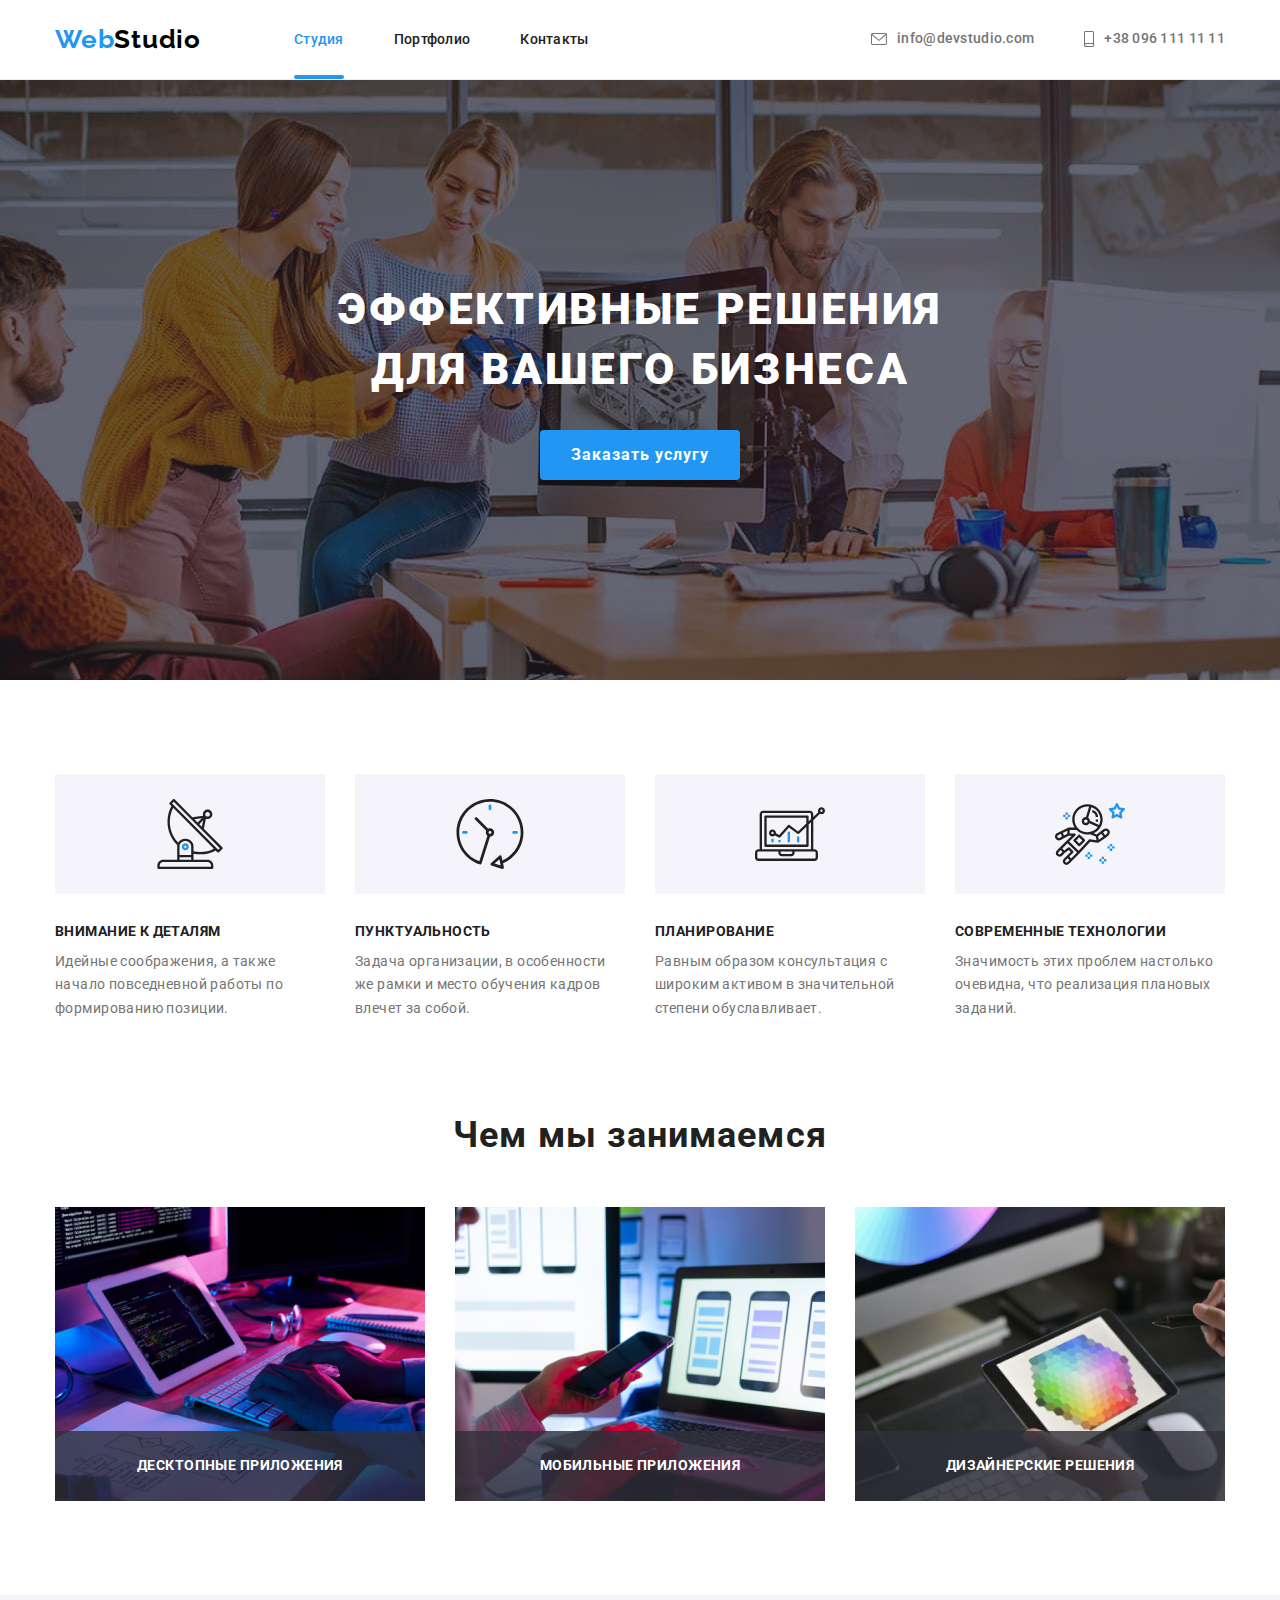
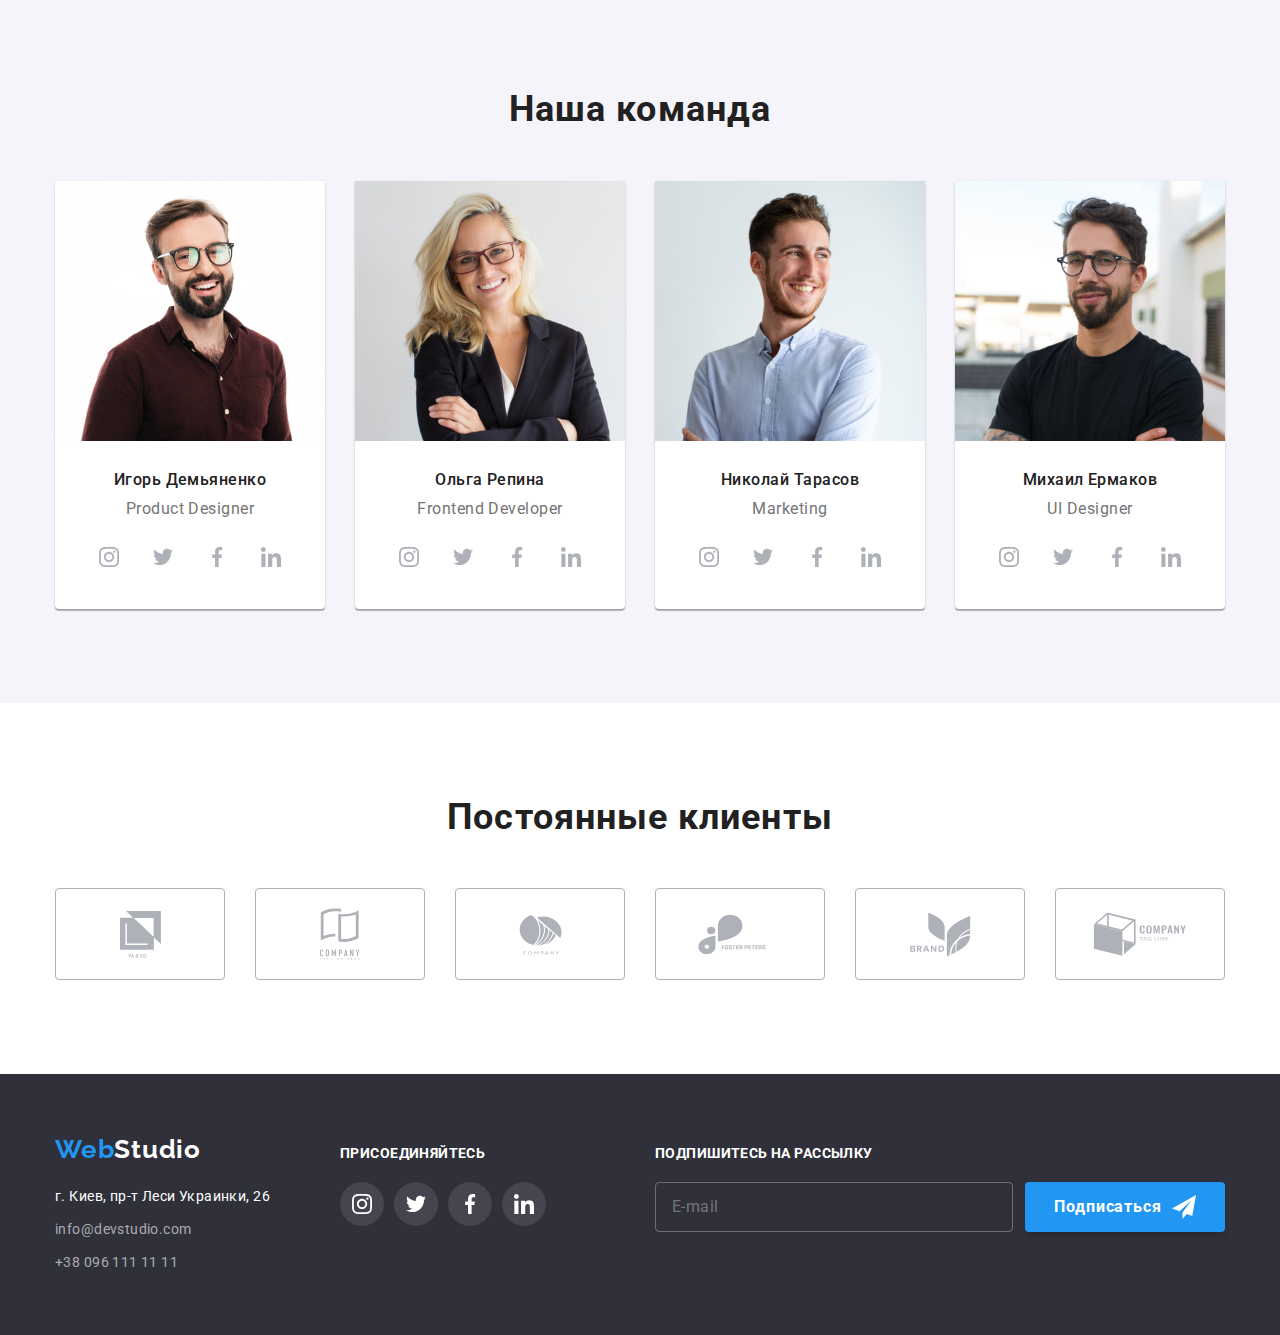
<file: index.html>
<!DOCTYPE html>
<html lang="ru">
  <head>
    <meta charset="UTF-8" />
    <meta http-equiv="X-UA-Compatible" content="IE=edge" />
    <meta name="viewport" content="width=device-width, initial-scale=1.0" />
    <title>Студия</title>
    <link rel="preconnect" href="https://fonts.googleapis.com" />
    <link rel="preconnect" href="https://fonts.gstatic.com" crossorigin />
    <link
      href="https://fonts.googleapis.com/css2?family=Raleway:wght@700&amp;family=Roboto:wght@400;500;700;900&amp;display=swap"
      rel="stylesheet"
    />
    <link
      rel="stylesheet"
      href="https://cdnjs.cloudflare.com/ajax/libs/modern-normalize/1.0.0/modern-normalize.min.css"
    />
    <link rel="stylesheet" href="./css/main.min.css" />
  </head>
  <body>
    <!--Шапка сторінки-->
    <header class="header">
      <div class="conteiner header__conteiner">
        <!--Логотип-->
        <a href="index.html" lang="en" class="logo--header link"
          ><span class="logo__item">Web</span>Studio</a
        >
        <!--Навігація сайту-->
        <nav class="navigation">
          <ul class="navigation__menu list">
            <li class="navigation__item">
              <a
                href="./index.html"
                class="navigation__link link navigation__link--current"
                >Студия</a
              >
            </li>
            <li class="navigation__item">
              <a href="./portfolio.html" class="navigation__link link"
                >Портфолио</a
              >
            </li>
            <li class="navigation__item">
              <a href="" class="navigation__link link">Контакты</a>
            </li>
          </ul>
        </nav>
        <!--телефон і емейл-->
        <ul class="auth list">
          <li>
            <a
              href="mailto:info@devstudio.com"
              class="auth__link link"
              lang="en"
              ><svg class="auth__icon" width="16" height="12">
                <use href="./images/icons.svg#envelope"></use>
              </svg>
              info@devstudio.com</a
            >
          </li>
          <li>
            <a href="tel:+380961111111" class="auth__tel link auth__link"
              ><svg class="auth__icon" width="10" height="16">
                <use href="./images/icons.svg#smartphone"></use>
              </svg>
              +38 096 111 11 11</a
            >
          </li>
        </ul>
      </div>
    </header>
    <!--Основний текст сайту-->
    <main>
      <!--герой-->
      <section class="hero">
        <div class="conteiner hero__conteiner">
          <h1 class="hero__title">Эффективные решения для вашего бизнеса</h1>
          <button type="button" class="modal__btn" data-modal-open>
            Заказать услугу
          </button>
        </div>
      </section>
      <!--особливості-->
      <section class="features">
        <div class="features__conteiner conteiner">
          <ul class="features__menu list">
            <li class="features__item">
              <div class="features__bg">
                <svg class="features__icon" width="70" height="70">
                  <use href="./images/icons.svg#antenna"></use>
                </svg>
              </div>
              <h3 class="features__title">Внимание к деталям</h3>
              <p class="features__text">
                Идейные соображения, а также начало повседневной работы по
                формированию позиции.
              </p>
            </li>
            <li class="features__item">
              <div class="features__bg">
                <svg class="features__icon" width="70" height="70">
                  <use href="./images/icons.svg#clock"></use>
                </svg>
              </div>
              <h3 class="features__title">Пунктуальность</h3>
              <p class="features__text">
                Задача организации, в особенности же рамки и место обучения
                кадров влечет за собой.
              </p>
            </li>
            <li class="features__item">
              <div class="features__bg">
                <svg class="features__icon" width="70" height="70">
                  <use href="./images/icons.svg#diagram"></use>
                </svg>
              </div>
              <h3 class="features__title">Планирование</h3>
              <p class="features__text">
                Равным образом консультация с широким активом в значительной
                степени обуславливает.
              </p>
            </li>
            <li class="features__item">
              <div class="features__bg">
                <svg class="features__icon" width="70" height="70">
                  <use href="./images/icons.svg#astronaut"></use>
                </svg>
              </div>
              <h3 class="features__title">Современные технологии</h3>
              <p class="features__text">
                Значимость этих проблем настолько очевидна, что реализация
                плановых заданий.
              </p>
            </li>
          </ul>
        </div>
      </section>
      <!--активність-->
      <section class="activity section">
        <div class="activity__conteiner conteiner">
          <h2 class="activity__title">Чем мы занимаемся</h2>
          <ul class="activity__menu list">
            <li class="activity__item">
              <div class="activity__label">
                <p class="activity__text">Десктопные приложения</p>
              </div>
              <img
                class="activity__img"
                src="./images/creating_a_site.jpg"
                alt="создание сайта"
                width="370"
              />
            </li>
            <li class="activity__item">
              <div class="activity__label">
                <p class="activity__text">Мобильные приложения</p>
              </div>
              <img
                class="activity__img"
                src="./images/creating_applications.jpg"
                alt="создание мобильных приложений"
                width="370"
              />
            </li>
            <li class="activity__item">
              <div class="activity__label">
                <p class="activity__text">Дизайнерские решения</p>
              </div>
              <img
                class="activity__img"
                src="./images/design.jpg"
                alt="оформление и дизайн"
                width="370"
              />
            </li>
          </ul>
        </div>
      </section>
      <!--Наша команда-->
      <section class="team section">
        <div class="team__conteiner conteiner">
          <h2 class="team__title">Наша команда</h2>
          <ul class="team__menu list">
            <li class="team__item">
              <img
                src="./images/demyanenko.jpg"
                alt="Игорь Демьяненко"
                width="270"
              />
              <div class="team__block">
                <h3 class="team__name">Игорь Демьяненко</h3>
                <p lang="en" class="team__profession">Product Designer</p>
              </div>
              <!--соціальні мережі команди-->
              <ul class="social--team list">
                <li class="social__item--team">
                  <a href="" class="social__link--team">
                    <svg class="social__icon--team" width="20" height="20">
                      <use href="./images/icons.svg#instagram"></use>
                    </svg>
                  </a>
                </li>
                <li class="social__item--team">
                  <a href="" class="social__link--team">
                    <svg class="social__icon--team" width="20" height="20">
                      <use href="./images/icons.svg#twitter"></use>
                    </svg>
                  </a>
                </li>
                <li class="social__item--team">
                  <a href="" class="social__link--team">
                    <svg class="social__icon--team" width="20" height="20">
                      <use href="./images/icons.svg#facebook"></use>
                    </svg>
                  </a>
                </li>
                <li class="social__item--team">
                  <a href="" class="social__link--team">
                    <svg class="social__icon--team" width="20" height="20">
                      <use href="./images/icons.svg#linkedin"></use>
                    </svg>
                  </a>
                </li>
              </ul>
            </li>
            <li class="team__item">
              <img src="./images/repina.jpg" alt="Ольга Репина" width="270" />
              <div class="team__block">
                <h3 class="team__name">Ольга Репина</h3>
                <p lang="en" class="team__profession">Frontend Developer</p>
              </div>
              <!--соціальні мережі команди-->
              <ul class="social--team list">
                <li class="social__item--team">
                  <a href="" class="social__link--team">
                    <svg class="social__icon--team" width="20" height="20">
                      <use href="./images/icons.svg#instagram"></use>
                    </svg>
                  </a>
                </li>
                <li class="social__item--team">
                  <a href="" class="social__link--team">
                    <svg class="social__icon--team" width="20" height="20">
                      <use href="./images/icons.svg#twitter"></use>
                    </svg>
                  </a>
                </li>
                <li class="social__item--team">
                  <a href="" class="social__link--team">
                    <svg class="social__icon--team" width="20" height="20">
                      <use href="./images/icons.svg#facebook"></use>
                    </svg>
                  </a>
                </li>
                <li class="social__item--team">
                  <a href="" class="social__link--team">
                    <svg class="social__icon--team" width="20" height="20">
                      <use href="./images/icons.svg#linkedin"></use>
                    </svg>
                  </a>
                </li>
              </ul>
            </li>
            <li class="team__item">
              <img
                src="./images/tarasov.jpg"
                alt="Николай Тарасов"
                width="270"
              />
              <div class="team__block">
                <h3 class="team__name">Николай Тарасов</h3>
                <p lang="en" class="team__profession">Marketing</p>
              </div>
              <!--соціальні мережі команди-->
              <ul class="social--team list">
                <li class="social__item--team">
                  <a href="" class="social__link--team">
                    <svg class="social__icon--team" width="20" height="20">
                      <use href="./images/icons.svg#instagram"></use>
                    </svg>
                  </a>
                </li>
                <li class="social__item--team">
                  <a href="" class="social__link--team">
                    <svg class="social__icon--team" width="20" height="20">
                      <use href="./images/icons.svg#twitter"></use>
                    </svg>
                  </a>
                </li>
                <li class="social__item--team">
                  <a href="" class="social__link--team">
                    <svg class="social__icon--team" width="20" height="20">
                      <use href="./images/icons.svg#facebook"></use>
                    </svg>
                  </a>
                </li>
                <li class="social__item--team">
                  <a href="" class="social__link--team">
                    <svg class="social__icon--team" width="20" height="20">
                      <use href="./images/icons.svg#linkedin"></use>
                    </svg>
                  </a>
                </li>
              </ul>
            </li>
            <li class="team__item">
              <img
                src="./images/ermakov.jpg"
                alt="Михаил Ермаков"
                width="270"
              />
              <div class="team__block">
                <h3 class="team__name">Михаил Ермаков</h3>
                <p lang="en" class="team__profession">UI Designer</p>
              </div>
              <!--соціальні мережі команди-->
              <ul class="social--team list">
                <li class="social__item--team">
                  <a href="" class="social__link--team">
                    <svg class="social__icon--team" width="20" height="20">
                      <use href="./images/icons.svg#instagram"></use>
                    </svg>
                  </a>
                </li>
                <li class="social__item--team">
                  <a href="" class="social__link--team">
                    <svg class="social__icon--team" width="20" height="20">
                      <use href="./images/icons.svg#twitter"></use>
                    </svg>
                  </a>
                </li>
                <li class="social__item--team">
                  <a href="" class="social__link--team">
                    <svg class="social__icon--team" width="20" height="20">
                      <use href="./images/icons.svg#facebook"></use>
                    </svg>
                  </a>
                </li>
                <li class="social__item--team">
                  <a href="" class="social__link--team">
                    <svg class="social__icon--team" width="20" height="20">
                      <use href="./images/icons.svg#linkedin"></use>
                    </svg>
                  </a>
                </li>
              </ul>
            </li>
          </ul>
        </div>
      </section>
      <!-- Постійні клієнти -->
      <section class="clients section">
        <div class="clients__conteiner conteiner">
          <h2 class="clients__title">Постоянные клиенты</h2>
          <ul class="clients__menu list">
            <li class="clients__item">
              <a href="" class="clients__link">
                <svg class="clients__icon" width="41" height="47">
                  <use href="./images/icons.svg#company-1"></use>
                </svg>
              </a>
            </li>
            <li class="clients__item">
              <a href="" class="clients__link">
                <svg class="clients__icon" width="40" height="52">
                  <use href="./images/icons.svg#company-2"></use>
                </svg>
              </a>
            </li>
            <li class="clients__item">
              <a href="" class="clients__link">
                <svg class="clients__icon" width="43" height="41">
                  <use href="./images/icons.svg#company-3"></use>
                </svg>
              </a>
            </li>
            <li class="clients__item">
              <a href="" class="clients__link">
                <svg class="clients__icon" width="84" height="41">
                  <use href="./images/icons.svg#company-4"></use>
                </svg>
              </a>
            </li>
            <li class="clients__item">
              <a href="" class="clients__link">
                <svg class="clients__icon" width="63" height="45">
                  <use href="./images/icons.svg#company-5"></use>
                </svg>
              </a>
            </li>
            <li class="clients__item">
              <a href="" class="clients__link">
                <svg class="clients__icon" width="94" height="44">
                  <use href="./images/icons.svg#company-6"></use>
                </svg>
              </a>
            </li>
          </ul>
        </div>
      </section>
    </main>
    <!--Футер-->
    <footer class="footer">
      <div class="conteiner footer__block">
        <div class="footer__box">
          <!--Логотип-->
          <a href="index.html" lang="en" class="logo--footer link"
            ><span class="logo__item">Web</span>Studio</a
          >
          <address class="footer_address">
            <p class="footer__street">г. Киев, пр-т Леси Украинки, 26</p>
            <a
              href="mailto:info@devstudio.com"
              lang="en"
              class="footer__web link"
              >info@devstudio.com</a
            >
            <a href="tel:+380961111111" class="footer__tel link"
              >+38 096 111 11 11</a
            >
          </address>
        </div>
        <!--соціальні мережі футера-->
        <div class="social--footer">
          <p class="social__text--footer">присоединяйтесь</p>
          <ul class="social__menu--footer list">
            <li class="social__item--footer">
              <a href="" class="social__link--footer">
                <svg class="social__icon--footer" width="20" height="20">
                  <use href="./images/icons.svg#instagram"></use>
                </svg>
              </a>
            </li>
            <li class="social__item--footer">
              <a href="" class="social__link--footer">
                <svg class="social__icon--footer" width="20" height="20">
                  <use href="./images/icons.svg#twitter"></use>
                </svg>
              </a>
            </li>
            <li class="social__item--footer">
              <a href="" class="social__link--footer">
                <svg class="social__icon--footer" width="20" height="20">
                  <use href="./images/icons.svg#facebook"></use>
                </svg>
              </a>
            </li>
            <li class="social__item--footer">
              <a href="" class="social__link--footer">
                <svg class="social__icon--footer" width="20" height="20">
                  <use href="./images/icons.svg#linkedin"></use>
                </svg>
              </a>
            </li>
          </ul>
        </div>
        <!--Підписка-->
        <div class="sign">
          <p class="sign__text">подпишитесь на рассылку</p>
          <form class="sign__form">
            <input
              class="sign__input"
              name="email"
              type="email"
              placeholder="E-mail"
            />
            <button class="sign__button" type="submit">
              Подписаться
              <svg class="sign__icon" width="24" height="24">
                <use href="./images/icons.svg#send"></use>
              </svg>
            </button>
          </form>
        </div>
      </div>
    </footer>
    <!--Бекдроп-->
    <div class="backdrop is-hidden" data-modal>
      <!--Модальне вікно-->
      <div class="modal">
        <button type="button" class="modal__btn--close" data-modal-close>
          <svg class="modal__icon--close" width="18" height="18">
            <use href="./images/icons.svg#close"></use>
          </svg>
        </button>
        <p class="modal__text">Оставьте свои данные, мы вам перезвоним</p>
        <form class="modal__form" action="">
          <label class="modal__label"
            >Имя
            <span class="modal__field">
              <input
                class="modal__input"
                type="text"
                name="name"
                minlength="2"
                pattern="[a-zA-Zа-яїєіёА-ЯЇІЁ]+"
                title="Имя должно содержать символы кириллицы или латиницы"
                required
              />
              <svg class="modal__icon" width="18" height="18">
                <use href="./images/icons.svg#person-modal"></use>
              </svg>
            </span>
          </label>
          <label class="modal__label"
            >Телефон
            <span class="modal__field">
              <input
                class="modal__input"
                type="tel"
                name="tel"
                minlength="5"
                maxlength="15"
                pattern="[0-9]{3}-[0-9]{3}-[0-9]{2}-[0-9]{2}"
                title="050-777-22-33"
              />
              <svg class="modal__icon" width="18" height="18">
                <use href="./images/icons.svg#phone-modal"></use>
              </svg>
            </span>
          </label>
          <label class="modal__label"
            >Почта
            <span class="modal__field">
              <input class="modal__input" type="email" name="email" />
              <svg class="modal__icon" width="18" height="18">
                <use href="./images/icons.svg#email-modal"></use>
              </svg>
            </span>
          </label>
          <label class="modal__label"
            >Комментарий
            <textarea
              class="modal__comment"
              name="comment"
              placeholder="Введите текст"
            ></textarea>
          </label>
          <!--погодження з умовами-->
          <div class="accept">
            <input
              class="accept__input visually-hidden"
              type="checkbox"
              name="accept-policy"
              id="accept-policy"
            />
            <label class="accept__label" for="accept-policy">
              Соглашаюсь с рассылкой и принимаю
              <a class="accept__link" href="">Условия договора</a></label
            >
          </div>
          <button class="modal__btn" type="submit">Отправить</button>
        </form>
      </div>
    </div>
    <script src="./js/modal.js"></script>
  </body>
</html>
</file>
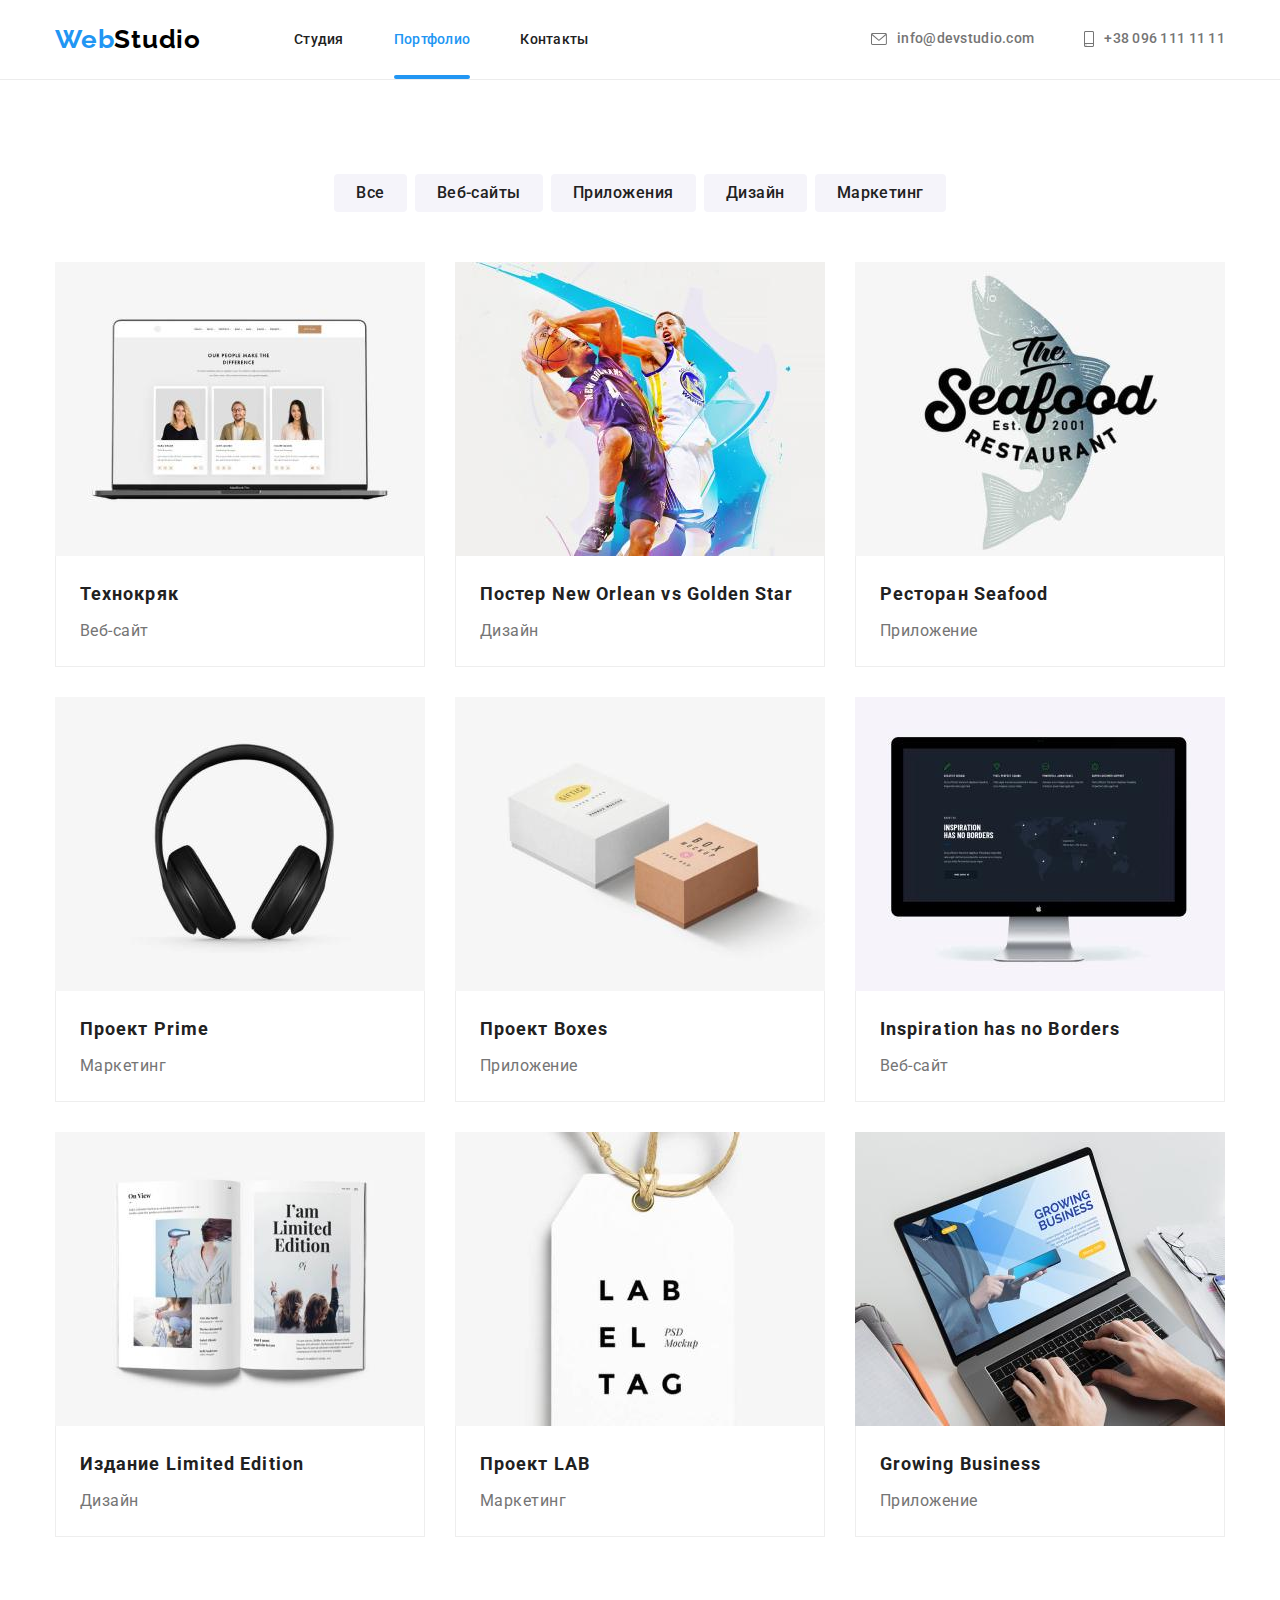
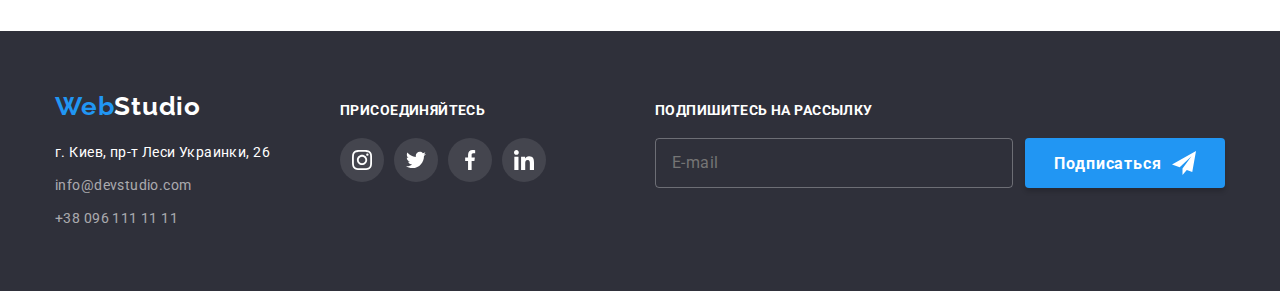
<file: portfolio.html>
<!DOCTYPE html>
<html lang="ru">
  <head>
    <meta charset="UTF-8" />
    <meta http-equiv="X-UA-Compatible" content="IE=edge" />
    <meta name="viewport" content="width=device-width, initial-scale=1.0" />
    <title>Студия</title>
    <link rel="preconnect" href="https://fonts.googleapis.com" />
    <link rel="preconnect" href="https://fonts.gstatic.com" crossorigin />
    <link
      href="https://fonts.googleapis.com/css2?family=Raleway:wght@700&amp;family=Roboto:wght@400;500;700;900&amp;display=swap"
      rel="stylesheet"
    />
    <link
      rel="stylesheet"
      href="https://cdnjs.cloudflare.com/ajax/libs/modern-normalize/1.0.0/modern-normalize.min.css"
    />
    <link rel="stylesheet" href="./css/main.min.css" />
  </head>
  <body>
    <!--Шапка сторінки-->
    <header class="header">
      <div class="conteiner header__conteiner">
        <!--Логотип-->
        <a href="index.html" lang="en" class="logo--header link"
          ><span class="logo__item">Web</span>Studio</a
        >
        <!--Навігація сайту-->
        <nav class="navigation">
          <ul class="navigation__menu list">
            <li class="navigation__item">
              <a href="./index.html" class="navigation__link link">Студия</a>
            </li>
            <li class="navigation__item">
              <a
                href="./portfolio.html"
                class="navigation__link link navigation__link--current"
                >Портфолио</a
              >
            </li>
            <li class="navigation__item">
              <a href="" class="navigation__link link">Контакты</a>
            </li>
          </ul>
        </nav>
        <!--телефон і емейл-->
        <ul class="auth list">
          <li>
            <a
              href="mailto:info@devstudio.com"
              class="auth__link link"
              lang="en"
              ><svg class="auth__icon" width="16" height="12">
                <use href="./images/icons.svg#envelope"></use>
              </svg>
              info@devstudio.com</a
            >
          </li>
          <li>
            <a href="tel:+380961111111" class="auth__tel link auth__link"
              ><svg class="auth__icon" width="10" height="16">
                <use href="./images/icons.svg#smartphone"></use>
              </svg>
              +38 096 111 11 11</a
            >
          </li>
        </ul>
      </div>
    </header>
    <!-- головний контент -->
    <main>
      <section class="section">
        <div class="conteiner">
          <!-- кнопки -->
          <ul class="buttons list">
            <li class="buttons__item">
              <button type="button" class="buttons__btn">Все</button>
            </li>
            <li class="buttons__item">
              <button type="button" class="buttons__btn">Веб-сайты</button>
            </li>
            <li class="buttons__item">
              <button type="button" class="buttons__btn">Приложения</button>
            </li>
            <li class="buttons__item">
              <button type="button" class="buttons__btn">Дизайн</button>
            </li>
            <li class="buttons__item">
              <button type="button" class="buttons__btn">Маркетинг</button>
            </li>
          </ul>
          <!-- список картинок -->
          <ul class="cards list">
            <li class="cards__item">
              <!-- картка -->
              <a href="" class="card link">
                <div class="card__area">
                  <img
                    class="card__img"
                    src="./images/notebook.jpg"
                    alt="ноутбук"
                    width="370"
                  />
                  <div class="card__overlay">
                    <p class="card__description">
                      Технокряк это современная площадка распространения
                      коронавируса. Компании используют эту платформу для
                      цифрового шпионажа и атак на защищённые сервера
                      конкурентов.
                    </p>
                  </div>
                </div>
                <div class="card__block">
                  <h3 class="card__title">Технокряк</h3>
                  <p class="card__text">Веб-сайт</p>
                </div>
              </a>
            </li>
            <li class="cards__item">
              <!-- картка -->
              <a href="" class="card link"
                ><div class="card__area">
                  <img
                    class="card__img"
                    src="./images/basketball.jpg"
                    alt="баскетбол"
                    width="370"
                  />
                  <div class="card__overlay">
                    <p class="card__description">
                      Технокряк это современная площадка распространения
                      коронавируса. Компании используют эту платформу для
                      цифрового шпионажа и атак на защищённые сервера
                      конкурентов.
                    </p>
                  </div>
                </div>
                <div class="card__block">
                  <h3 class="card__title">
                    Постер <span lang="en">New Orlean vs Golden Star</span>
                  </h3>
                  <p class="card__text">Дизайн</p>
                </div></a
              >
            </li>
            <li class="cards__item">
              <!-- картка -->
              <a href="" class="card link">
                <div class="card__area">
                  <img
                    class="card__img"
                    src="./images/restourant.jpg"
                    alt="морепродукты"
                    width="370"
                  />
                  <div class="card__overlay">
                    <p class="card__description">
                      Технокряк это современная площадка распространения
                      коронавируса. Компании используют эту платформу для
                      цифрового шпионажа и атак на защищённые сервера
                      конкурентов.
                    </p>
                  </div>
                </div>
                <div class="card__block">
                  <h3 class="card__title">
                    Ресторан <span lang="en">Seafood</span>
                  </h3>
                  <p class="card__text">Приложение</p>
                </div>
              </a>
            </li>
            <li class="cards__item">
              <!-- картка -->
              <a href="" class="card link"
                ><div class="card__area">
                  <img
                    class="card__img"
                    src="./images/earphones.jpg"
                    alt="наушники"
                    width="370"
                  />
                  <div class="card__overlay">
                    <p class="card__description">
                      Технокряк это современная площадка распространения
                      коронавируса. Компании используют эту платформу для
                      цифрового шпионажа и атак на защищённые сервера
                      конкурентов.
                    </p>
                  </div>
                </div>
                <div class="card__block">
                  <h3 class="card__title">
                    Проект <span lang="en">Prime</span>
                  </h3>
                  <p class="card__text">Маркетинг</p>
                </div></a
              >
            </li>
            <li class="cards__item">
              <!-- картка -->
              <a href="" class="card link"
                ><div class="card__area">
                  <img
                    class="card__img"
                    src="./images/boxes.jpg"
                    alt="коробки"
                    width="370"
                  />
                  <div class="card__overlay">
                    <p class="card__description">
                      Технокряк это современная площадка распространения
                      коронавируса. Компании используют эту платформу для
                      цифрового шпионажа и атак на защищённые сервера
                      конкурентов.
                    </p>
                  </div>
                </div>
                <div class="card__block">
                  <h3 class="card__title">
                    Проект <span lang="en">Boxes</span>
                  </h3>
                  <p class="card__text">Приложение</p>
                </div></a
              >
            </li>
            <li class="cards__item">
              <!-- картка -->
              <a href="" class="card link"
                ><div class="card__area">
                  <img
                    class="card__img"
                    src="./images/monitor.jpg"
                    alt="монитор"
                    width="370"
                  />
                  <div class="card__overlay">
                    <p class="card__description">
                      Технокряк это современная площадка распространения
                      коронавируса. Компании используют эту платформу для
                      цифрового шпионажа и атак на защищённые сервера
                      конкурентов.
                    </p>
                  </div>
                </div>
                <div class="card__block">
                  <h3 class="card__title" lang="en">
                    Inspiration has no Borders
                  </h3>
                  <p class="card__text">Веб-сайт</p>
                </div></a
              >
            </li>
            <li class="cards__item">
              <!-- картка -->
              <a href="" class="card link"
                ><div class="card__area">
                  <img
                    class="card__img"
                    src="./images/book.jpg"
                    alt="книга"
                    width="370"
                  />
                  <div class="card__overlay">
                    <p class="card__description">
                      Технокряк это современная площадка распространения
                      коронавируса. Компании используют эту платформу для
                      цифрового шпионажа и атак на защищённые сервера
                      конкурентов.
                    </p>
                  </div>
                </div>
                <div class="card__block">
                  <h3 class="card__title">
                    Издание <span lang="en">Limited Edition</span>
                  </h3>
                  <p class="card__text">Дизайн</p>
                </div></a
              >
            </li>
            <li class="cards__item">
              <!-- картка -->
              <a href="" class="card link">
                <div class="card__area">
                  <img
                    class="card__img"
                    src="./images/labeltag.jpg"
                    alt="ярлык"
                    width="370"
                  />
                  <div class="card__overlay">
                    <p class="card__description">
                      Технокряк это современная площадка распространения
                      коронавируса. Компании используют эту платформу для
                      цифрового шпионажа и атак на защищённые сервера
                      конкурентов.
                    </p>
                  </div>
                </div>
                <div class="card__block">
                  <h3 class="card__title">Проект <span lang="en">LAB</span></h3>
                  <p class="card__text">Маркетинг</p>
                </div>
              </a>
            </li>
            <li class="cards__item">
              <!-- картка -->
              <a href="" class="card link">
                <div class="card__area">
                  <img
                    class="card__img"
                    src="./images/business.jpg"
                    alt="бизнес"
                    width="370"
                  />
                  <div class="card__overlay">
                    <p class="card__description">
                      Технокряк это современная площадка распространения
                      коронавируса. Компании используют эту платформу для
                      цифрового шпионажа и атак на защищённые сервера
                      конкурентов.
                    </p>
                  </div>
                </div>
                <div class="card__block">
                  <h3 class="card__title" lang="en">Growing Business</h3>
                  <p class="card__text">Приложение</p>
                </div>
              </a>
            </li>
          </ul>
        </div>
      </section>
    </main>
    <!--Футер-->
    <footer class="footer">
      <div class="conteiner footer__block">
        <div class="footer__box">
          <!--Логотип-->
          <a href="index.html" lang="en" class="logo--footer link"
            ><span class="logo__item">Web</span>Studio</a
          >
          <address class="footer_address">
            <p class="footer__street">г. Киев, пр-т Леси Украинки, 26</p>
            <a
              href="mailto:info@devstudio.com"
              lang="en"
              class="footer__web link"
              >info@devstudio.com</a
            >
            <a href="tel:+380961111111" class="footer__tel link"
              >+38 096 111 11 11</a
            >
          </address>
        </div>
        <!--соціальні мережі футера-->
        <div class="social--footer">
          <p class="social__text--footer">присоединяйтесь</p>
          <ul class="social__menu--footer list">
            <li class="social__item--footer">
              <a href="" class="social__link--footer">
                <svg class="social__icon--footer" width="20" height="20">
                  <use href="./images/icons.svg#instagram"></use>
                </svg>
              </a>
            </li>
            <li class="social__item--footer">
              <a href="" class="social__link--footer">
                <svg class="social__icon--footer" width="20" height="20">
                  <use href="./images/icons.svg#twitter"></use>
                </svg>
              </a>
            </li>
            <li class="social__item--footer">
              <a href="" class="social__link--footer">
                <svg class="social__icon--footer" width="20" height="20">
                  <use href="./images/icons.svg#facebook"></use>
                </svg>
              </a>
            </li>
            <li class="social__item--footer">
              <a href="" class="social__link--footer">
                <svg class="social__icon--footer" width="20" height="20">
                  <use href="./images/icons.svg#linkedin"></use>
                </svg>
              </a>
            </li>
          </ul>
        </div>
        <!--Підписка-->
        <div class="sign">
          <p class="sign__text">подпишитесь на рассылку</p>
          <form class="sign__form">
            <input
              class="sign__input"
              name="email"
              type="email"
              placeholder="E-mail"
            />
            <button class="sign__button" type="submit">
              Подписаться
              <svg class="sign__icon" width="24" height="24">
                <use href="./images/icons.svg#send"></use>
              </svg>
            </button>
          </form>
        </div>
      </div>
    </footer>
  </body>
</html>
</file>
<file: css/main.min.css>
html{box-sizing:border-box}*,*::before,*::after{box-sizing:inherit}body{font-family:'Roboto', sans-serif;color:var(--header-text-color)}input:-webkit-autofill,input:-webkit-autofill:hover,input:-webkit-autofill:focus,input:-webkit-autofill:active{transition:background-color 50000s ease-in-out 0s, color 5000s ease-in-out 0s}h1,h2,h3,h4,h4,h5,p{margin:0}img{display:block;width:100%;height:auto}ul{margin:0;padding:0}.list{list-style:none}.link{text-decoration:none}.conteiner{width:1200px;padding-left:15px;padding-right:15px;margin-left:auto;margin-right:auto}.section{padding-top:94px;padding-bottom:94px}.social--team{display:flex;padding:0px 32px 30px 32px;justify-content:space-between}.social__link--team{display:flex;justify-content:center;align-items:center;width:44px;height:44px;border-radius:50%;background-color:var(--white-title-color);color:var(--icons-media-color);transition-property:background-color, color;transition-duration:250ms;transition-timing-function:cubic-bezier(0.4, 0, 0.2, 1)}.social__link--team:hover,.social__link--team:focus{background-color:var(--accent-color);color:var(--white-title-color)}.social__icon--team{background-repeat:no-repeat;background-position:center;background-size:cover;fill:currentColor}.social__menu--footer{display:flex;justify-content:space-between}.social__link--footer{display:flex;justify-content:center;align-items:center;width:44px;height:44px;border-radius:50%;background-color:var(--footer-icon-bg-color);color:var(--white-title-color);transition-property:background-color;transition-duration:250ms;transition-timing-function:cubic-bezier(0.4, 0, 0.2, 1)}.social__link--footer:hover,.social__link--footer:focus{background-color:var(--accent-color)}.social__icon--footer{background-repeat:no-repeat;background-position:center;background-size:cover;fill:currentColor}.modal__btn{display:block;align-self:center;border:none;margin-left:auto;margin-right:auto;height:50px;min-width:200px;cursor:pointer;padding:10px;background:var(--accent-color);box-shadow:0px 4px 4px rgba(0,0,0,0.15);border-radius:4px;font-weight:bold;font-size:16px;line-height:1.87;align-items:center;text-align:center;letter-spacing:0.06em;color:var(--white-title-color);transition:background-color 250ms cubic-bezier(0.4, 0, 0.2, 1)}.modal__btn:hover,.modal__btn:focus{background-color:#188ce8}.activity__title,.team__title,.clients__title{display:block;font-weight:bold;font-size:36px;line-height:1.16;letter-spacing:0.03em;color:var(--primary-title-color);text-align:center;margin-bottom:50px}.logo--header{font-family:Raleway, sans-serif;font-style:normal;font-weight:700;font-size:26px;line-height:1.19;letter-spacing:0.03em;color:var(--icon-black-color)}.logo--header .logo__item{color:var(--accent-color)}.logo--footer{font-family:Raleway, sans-serif;font-style:normal;font-weight:700;font-size:26px;line-height:1.19;letter-spacing:0.03em;color:var(--icon-white-color)}.logo--footer .logo__item{color:var(--accent-color)}.backdrop{width:100vw;height:100vh;background:rgba(0,0,0,0.2);position:fixed;top:0;transition:opacity 250ms cubic-bezier(0.4, 0, 0.2, 1),visibility 250ms cubic-bezier(0.4, 0, 0.2, 1)}.is-hidden{visibility:hidden;opacity:0;pointer-events:none}.modal{position:absolute;width:528px;min-height:581px;background-color:var(--white-title-color);box-shadow:0px 1px 3px rgba(0,0,0,0.12),0px 1px 1px rgba(0,0,0,0.14),0px 2px 1px rgba(0,0,0,0.2);border-radius:4px;top:50%;left:50%;transform:translate(-50%, -50%);padding:40px}.modal__btn--close{position:absolute;border:1px solid rgba(0,0,0,0.1);background-color:transparent;width:30px;height:30px;border-radius:50%;top:8px;right:8px;display:flex;align-items:center;justify-content:center;cursor:pointer;fill:currentColor;transition:color 250ms cubic-bezier(0.4, 0, 0.2, 1)}.modal__btn--close:hover,.modal__btn--close:focus{color:var(--accent-color)}.modal__form{display:flex;flex-direction:column}.modal__text{font-weight:700;font-size:20px;line-height:1.15;text-align:center;letter-spacing:0.03em;color:var(--header-text-color);margin-bottom:12px}.modal__label{font-weight:normal;font-size:12px;line-height:1.17;letter-spacing:0.01em;color:var(--primary-text-color)}.modal__field{position:relative;display:block;margin-top:4px;margin-bottom:10px}.modal__input{width:100%;height:40px;border:1px solid rgba(33,33,33,0.2);border-radius:4px;padding:0;padding-left:42px;transition:border-color 250ms cubic-bezier(0.4, 0, 0.2, 1)}.modal__input:focus{outline:none;border-color:var(--accent-color)}.modal__comment{width:100%;height:120px;margin-top:4px;margin-bottom:20px;border:1px solid rgba(33,33,33,0.2);border-radius:4px;resize:none;padding:12px 16px;transition:border-color 250ms cubic-bezier(0.4, 0, 0.2, 1)}.modal__comment::placeholder{font-weight:normal;font-size:14px;line-height:1.14;letter-spacing:0.01em;color:rgba(117,117,117,0.5)}.modal__comment:focus{outline:none;border-color:var(--accent-color)}.modal__icon{position:absolute;fill:var(--header-text-color);top:50%;left:12px;transform:translateY(-50%);transition:fill 250ms cubic-bezier(0.4, 0, 0.2, 1)}.modal__input:focus+.modal__icon{outline:none;fill:var(--accent-color)}.accept{margin-bottom:40px}.accept__label{display:flex;align-items:center;justify-content:center;font-weight:400;font-size:14px;line-height:1.71;letter-spacing:0.03em;color:var(--primary-text-color)}.accept__label::before{content:'';display:block;width:16px;height:15px;border:solid 2px #212121;border-radius:2px;margin-right:7px;transition:background-color 250ms cubic-bezier(0.4, 0, 0.2, 1),color 250ms cubic-bezier(0.4, 0, 0.2, 1),background-image 250ms cubic-bezier(0.4, 0, 0.2, 1)}.accept__input:checked+.accept__label::before{background-color:var(--accent-color);border-color:var(--accent-color);background-image:url(../images/check-icon.svg);background-size:contain;background-origin:border-box}.accept__input:focus+.accept__label::before{border:2px solid var(--accent-color)}.accept__link{color:var(--accent-color);margin-left:0.3rem}.header{padding-top:24px;padding-bottom:24px;border-bottom:1px solid #ececec}.header__conteiner{display:flex;align-items:center}.link.navigation__link--current{color:var(--accent-color)}.navigation__menu{display:flex;margin-left:93px}.navigation__item:not(:last-child){margin-right:50px}.navigation__link{position:relative;font-weight:500;font-size:14px;line-height:1.14;letter-spacing:0.02em;color:var(--header-text-color);transition-property:color;transition-duration:250ms;transition-timing-function:cubic-bezier(0.4, 0, 0.2, 1)}.navigation__link:hover,.navigation__link:focus{color:var(--accent-color)}.navigation__link--current.navigation__link::after{position:absolute;content:'';display:block;width:100%;height:4px;border-radius:2px;background-color:var(--accent-color);bottom:-31.4px}.auth{display:flex;margin-left:auto}.auth__link{font-weight:500;font-size:14px;line-height:1.14;letter-spacing:0.02em;color:var(--primary-text-color);display:flex;align-items:center;transition-property:color;transition-duration:250ms;transition-timing-function:cubic-bezier(0.4, 0, 0.2, 1)}.auth__link:hover,.auth__link:focus{color:var(--accent-color)}.auth__tel{margin-left:50px}.auth__icon{margin-right:10px;fill:currentColor}.hero{background-image:linear-gradient(rgba(47,48,58,0.4), rgba(47,48,58,0.4)),url(../images/hero-bg.jpg);max-width:1600px;background-repeat:no-repeat;background-size:cover;background-position:center;margin-left:auto;margin-right:auto}.hero__conteiner{padding-top:200px;padding-bottom:200px}.hero__title{font-weight:900;font-size:44px;line-height:1.36;letter-spacing:0.06em;text-transform:uppercase;color:var(--white-title-color);width:696px;text-align:center;margin-left:auto;margin-right:auto;margin-bottom:30px}.features__bg{width:270px;height:120px;padding:25px 100px;background-color:var(--background-item-color);margin-bottom:30px}.features{padding-top:94px}.features__menu{display:flex;justify-content:space-between}.features__item{width:270px}.features__title{display:block;font-weight:700;font-size:14px;line-height:1.14;letter-spacing:0.03em;text-transform:uppercase;color:var(--primary-title-color);margin-bottom:10px}.features__text{font-size:14px;line-height:1.71;letter-spacing:0.03em;color:var(--primary-text-color)}.activity__menu{display:flex;justify-content:space-between}.activity__item{position:relative}.activity__label{position:absolute;width:100%;height:70px;bottom:0}.activity__text{background:rgba(47,48,58,0.8);font-weight:700;font-size:14px;line-height:1.14;text-align:center;letter-spacing:0.03em;text-transform:uppercase;color:var(--white-title-color);padding-top:27px;padding-bottom:27px}.team{background-color:var(--background-item-color);margin-left:auto;margin-right:auto}.team__menu{display:flex;justify-content:space-between}.team__item{background:#ffffff;box-shadow:0px 1px 3px rgba(0,0,0,0.12),0px 1px 1px rgba(0,0,0,0.14),0px 2px 1px rgba(0,0,0,0.2);border-radius:0px 0px 4px 4px;width:270px}.team__block{padding-top:30px;padding-bottom:16px}.team__name{display:block;font-weight:500;font-size:16px;line-height:1.18;letter-spacing:0.03em;color:var(--primary-title-color);text-align:center;margin-bottom:10px}.team__profession{display:block;font-size:16px;line-height:1.18;letter-spacing:0.03em;color:var(--primary-text-color);text-align:center}.clients__menu{display:flex;justify-content:space-between}.clients__link{display:flex;justify-content:center;align-items:center;width:170px;height:92px;border:1px solid var(--icons-media-color);color:var(--icons-media-color);border-radius:4px;transition-property:border, color;transition-duration:250ms;transition-timing-function:cubic-bezier(0.4, 0, 0.2, 1)}.clients__link:hover,.clients__link:focus{border:1px solid var(--accent-color);color:var(--accent-color)}.clients__icon{background-repeat:no-repeat;background-position:center;background-size:cover;fill:currentColor}.buttons{display:flex;justify-content:center;margin-bottom:50px}.buttons__item:not(:last-child){margin-right:8px}.buttons__btn{font-family:inherit;font-style:normal;font-weight:500;font-size:16px;line-height:1.62;letter-spacing:0.03em;color:var(--primary-title-color);background-color:var(--background-item-color);cursor:pointer;border-radius:4px;border:none;padding:6px 22px;transition-property:background-color, color, box-shadow;transition-duration:250ms;transition-timing-function:cubic-bezier(0.4, 0, 0.2, 1)}.buttons__btn:hover,.buttons__btn:focus{color:var(--white-title-color);background-color:var(--accent-color);box-shadow:0px 3px 1px rgba(0,0,0,0.1),0px 1px 2px rgba(0,0,0,0.08),0px 2px 2px rgba(0,0,0,0.12);border-radius:4px}.cards{display:flex;flex-wrap:wrap;margin:-15px}.card__block{border-left:1px solid #eeeeee;border-bottom:1px solid #eeeeee;border-right:1px solid #eeeeee;padding:20px 24px}.cards__item{margin:15px;flex-basis:calc((100% - 3 * 30px) / 3)}.card{display:block;transition:box-shadow 250ms cubic-bezier(0.4, 0, 0.2, 1)}.card:hover,.card:focus{box-shadow:0px 1px 1px rgba(0,0,0,0.12),0px 4px 4px rgba(0,0,0,0.06),1px 4px 6px rgba(0,0,0,0.16)}.card__area{position:relative;overflow:hidden}.card__overlay{position:absolute;top:0;left:0;background:rgba(33,150,243,0.9);height:100%;width:100%;padding:63px 24px;transform:translateY(101%);transition:transform 250ms cubic-bezier(0.4, 0, 0.2, 1)}.card:hover .card__overlay,.card:focus .card__overlay{box-shadow:0px 1px 1px rgba(0,0,0,0.12),0px 4px 4px rgba(0,0,0,0.06),1px 4px 6px rgba(0,0,0,0.16);transform:translateY(0)}.card__description{font-weight:400;font-size:18px;line-height:1.56;letter-spacing:0.03em;color:var(--white-title-color)}.card__title{display:block;font-weight:bold;font-size:18px;line-height:2;letter-spacing:0.06em;color:var(--primary-title-color);margin-bottom:4px}.card__text{display:block;font-size:16px;line-height:1.87;letter-spacing:0.03em;color:var(--primary-text-color)}.footer{background-color:#2f303a;padding-top:60px;padding-bottom:60px;margin-left:auto;margin-right:auto}.footer__block{display:flex}.footer__street{font-style:normal;font-weight:normal;font-size:14px;line-height:1.71;letter-spacing:0.03em;color:var(--white-title-color);margin-top:20px}.footer__web{display:block;font-style:normal;font-weight:normal;font-size:14px;line-height:1.71;letter-spacing:0.03em;color:var(--footer-text-color);margin-top:9px;margin-bottom:9px;transition-property:color;transition-duration:250ms;transition-timing-function:cubic-bezier(0.4, 0, 0.2, 1)}.footer__web:hover,.footer__web:focus{color:var(--accent-color)}.footer__tel{display:block;font-style:normal;font-weight:normal;font-size:14px;line-height:1.71;letter-spacing:0.03em;color:var(--footer-text-color);transition-property:color;transition-duration:250ms;transition-timing-function:cubic-bezier(0.4, 0, 0.2, 1)}.footer__tel:hover,.footer__tel:focus{color:var(--accent-color)}.social--footer{width:206px;margin:12px auto 40px 70px}.social__text--footer,.sign__text{font-weight:700;font-size:14px;line-height:1.14;letter-spacing:0.03em;text-transform:uppercase;color:var(--white-title-color);margin-bottom:20px}.sign__text{margin-top:12px}.sign__form{display:flex}.sign__input{border:1px solid rgba(255,255,255,0.3);box-sizing:border-box;border-radius:4px;padding:0 0 0 16px;background-color:inherit;width:358px;font-weight:400;font-size:16px;line-height:1.25;align-items:center;letter-spacing:0.03em;color:rgba(255,255,255,0.6)}.sign__input:focus{outline:none;border-color:var(--accent-color)}.sign__button{display:flex;justify-content:center;min-width:200px;height:50px;padding:10px 0;color:var(--white-title-color);background:var(--accent-color);box-shadow:0px 4px 4px rgba(0,0,0,0.15);border-radius:4px;border:none;cursor:pointer;font-weight:700;font-size:16px;line-height:1.87;align-items:center;text-align:center;letter-spacing:0.06em;margin-left:12px}.sign__icon{margin-left:10px;fill:var(--white-title-color)}:root{--primary-text-color: #757575;--primary-title-color: #212121;--white-title-color: #ffffff;--accent-color: #2196f3;--header-text-color: #212121;--footer-text-color: rgba(255, 255, 255, 0.6);--footer-icon-bg-color: rgba(255, 255, 255, 0.1);--background-item-color: #f5f4fa;--icons-media-color: #afb1b8;--icon-black-color: #000000;--icon-white-color: #ffffff}.visually-hidden{position:absolute;white-space:nowrap;widows:1px;height:1px;overflow:hidden;border:0;padding:0;clip:rect(0 0 0 0);clip-path:inset(50%);margin:-1px}
/*# sourceMappingURL=main.min.css.map */
</file>
